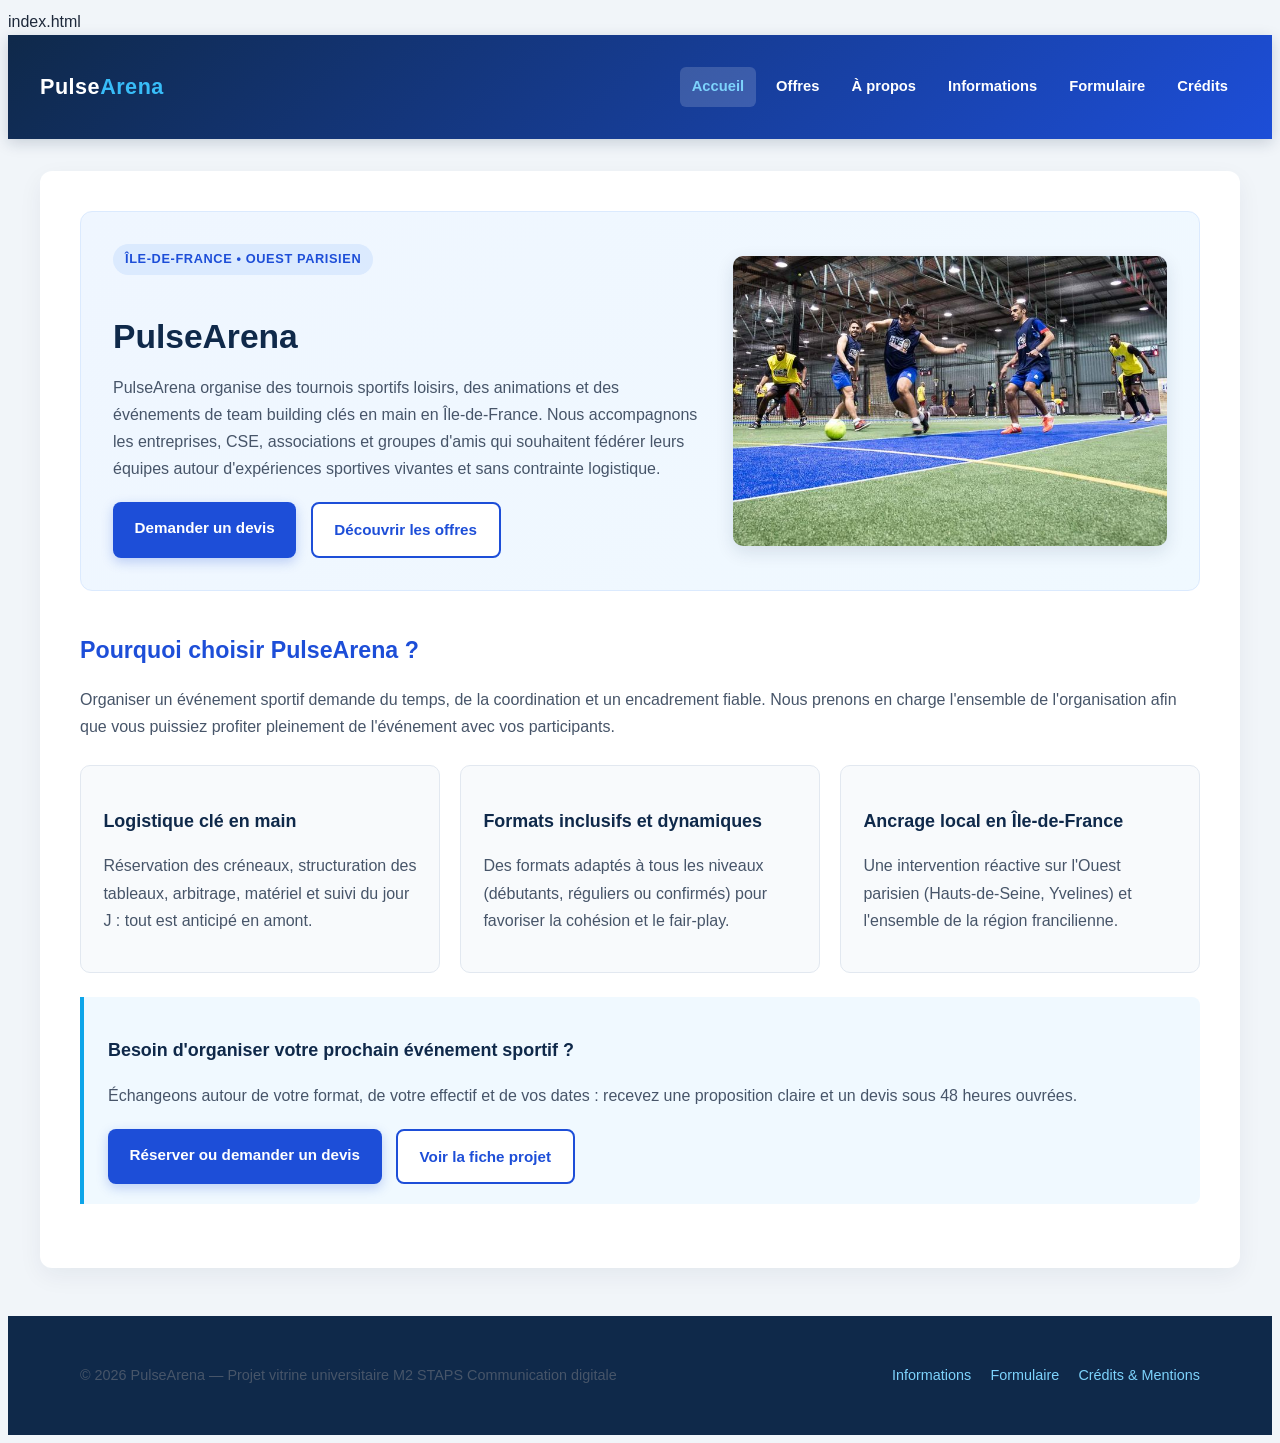
<file: index.html>
index.html

<!DOCTYPE html>
<html lang="fr">
<head>
    <meta charset="UTF-8">
    <meta name="viewport" content="width=device-width, initial-scale=1.0">
    <title>PulseArena — Tournois sportifs & Team Building en Île-de-France</title>
    <link rel="stylesheet" href="style.css">
</head>
<body>
    <header>
        <div class="nav-container">
            <a href="index.html" class="logo">Pulse<span>Arena</span></a>
            <nav aria-label="Navigation principale">
                <ul>
                    <li><a href="index.html" class="active">Accueil</a></li>
                    <li><a href="offres.html">Offres</a></li>
                    <li><a href="a-propos.html">À propos</a></li>
                    <li><a href="informations.html">Informations</a></li>
                    <li><a href="formulaire.html">Formulaire</a></li>
                    <li><a href="credits.html">Crédits</a></li>
                </ul>
            </nav>
        </div>
    </header>

    <main>
        <section class="hero">
            <div>
                <span class="hero-badge">Île-de-France • Ouest parisien</span>
                <h1>PulseArena</h1>
                <p>
                    PulseArena organise des tournois sportifs loisirs, des animations et des événements de team building clés en main en Île-de-France. Nous accompagnons les entreprises, CSE, associations et groupes d'amis qui souhaitent fédérer leurs équipes autour d'expériences sportives vivantes et sans contrainte logistique.
                </p>
                <div class="cta-group">
                    <a href="formulaire.html" class="btn btn-primary">Demander un devis</a>
                    <a href="offres.html" class="btn btn-secondary">Découvrir les offres</a>
                </div>
            </div>
            <div>
                <img src="images/hero-tournoi.jpg" alt="Joueurs et équipes rassemblés lors d'un tournoi sportif organisé par PulseArena">
            </div>
        </section>

        <section>
            <h2>Pourquoi choisir PulseArena ?</h2>
            <p>
                Organiser un événement sportif demande du temps, de la coordination et un encadrement fiable. Nous prenons en charge l'ensemble de l'organisation afin que vous puissiez profiter pleinement de l'événement avec vos participants.
            </p>
            <div class="grid-3">
                <div class="card">
                    <h3>Logistique clé en main</h3>
                    <p>
                        Réservation des créneaux, structuration des tableaux, arbitrage, matériel et suivi du jour J : tout est anticipé en amont.
                    </p>
                </div>
                <div class="card">
                    <h3>Formats inclusifs et dynamiques</h3>
                    <p>
                        Des formats adaptés à tous les niveaux (débutants, réguliers ou confirmés) pour favoriser la cohésion et le fair-play.
                    </p>
                </div>
                <div class="card">
                    <h3>Ancrage local en Île-de-France</h3>
                    <p>
                        Une intervention réactive sur l'Ouest parisien (Hauts-de-Seine, Yvelines) et l'ensemble de la région francilienne.
                    </p>
                </div>
            </div>
        </section>

        <section class="callout">
            <h3>Besoin d'organiser votre prochain événement sportif ?</h3>
            <p>
                Échangeons autour de votre format, de votre effectif et de vos dates : recevez une proposition claire et un devis sous 48 heures ouvrées.
            </p>
            <div class="cta-group">
                <a href="formulaire.html" class="btn btn-primary">Réserver ou demander un devis</a>
                <a href="informations.html" class="btn btn-secondary">Voir la fiche projet</a>
            </div>
        </section>
    </main>

    <footer>
        <div class="footer-inner">
            <p>© 2026 PulseArena — Projet vitrine universitaire M2 STAPS Communication digitale</p>
            <div class="footer-links">
                <a href="informations.html">Informations</a>
                <a href="formulaire.html">Formulaire</a>
                <a href="credits.html">Crédits &amp; Mentions</a>
            </div>
        </div>
    </footer>
</body>
</html>
</file>
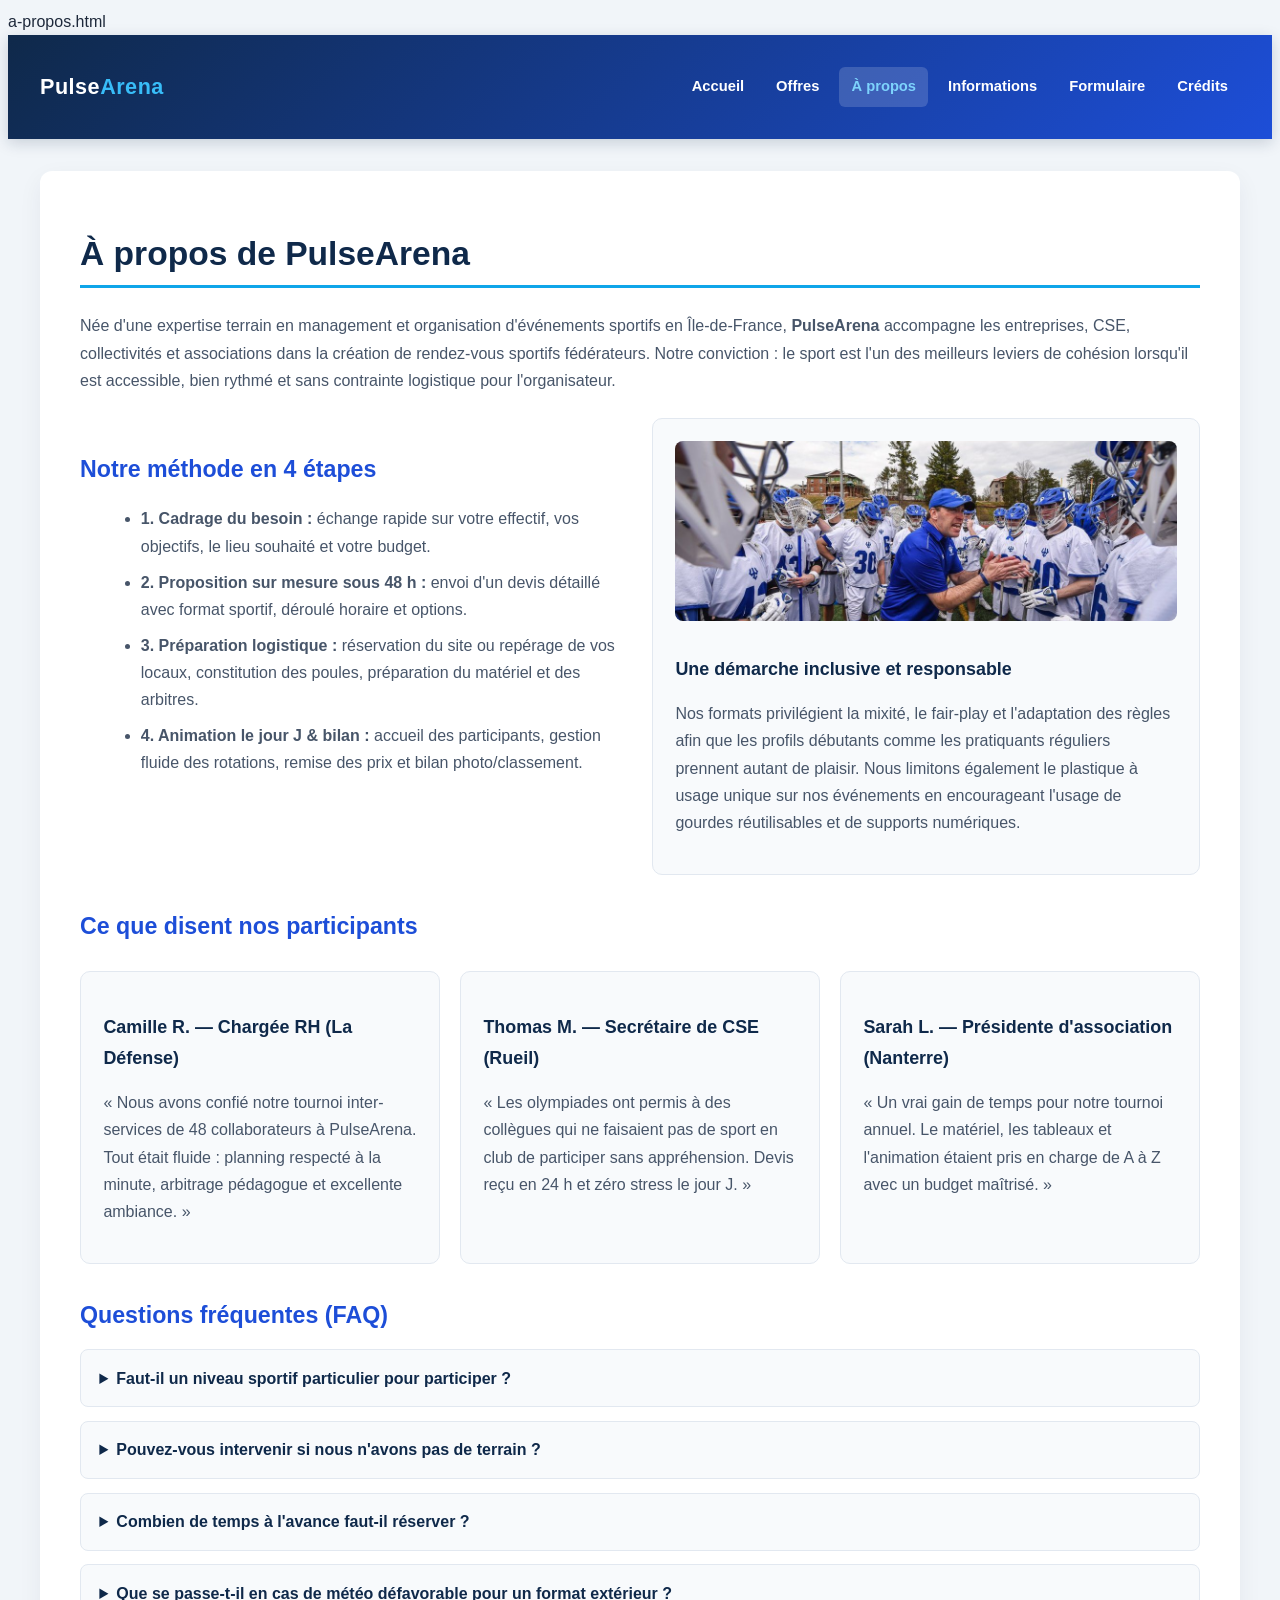
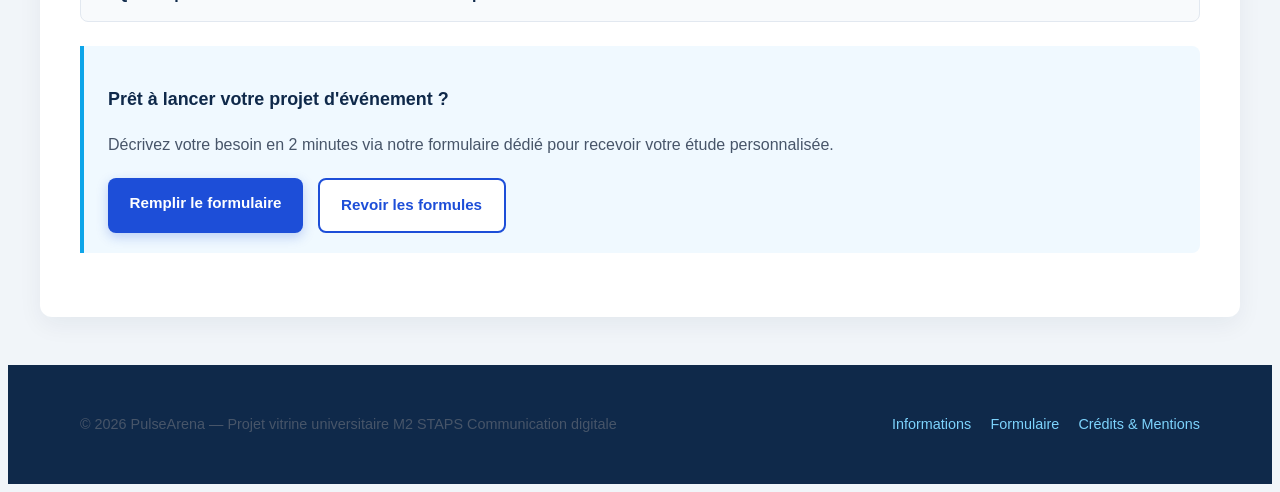
<file: a-propos.html>
a-propos.html

<!DOCTYPE html>
<html lang="fr">
<head>
    <meta charset="UTF-8">
    <meta name="viewport" content="width=device-width, initial-scale=1.0">
    <title>À propos &amp; FAQ — PulseArena</title>
    <link rel="stylesheet" href="style.css">
</head>
<body>
    <header>
        <div class="nav-container">
            <a href="index.html" class="logo">Pulse<span>Arena</span></a>
            <nav aria-label="Navigation principale">
                <ul>
                    <li><a href="index.html">Accueil</a></li>
                    <li><a href="offres.html">Offres</a></li>
                    <li><a href="a-propos.html" class="active">À propos</a></li>
                    <li><a href="informations.html">Informations</a></li>
                    <li><a href="formulaire.html">Formulaire</a></li>
                    <li><a href="credits.html">Crédits</a></li>
                </ul>
            </nav>
        </div>
    </header>

    <main>
        <h1 class="page-title">À propos de PulseArena</h1>
        <p>
            Née d'une expertise terrain en management et organisation d'événements sportifs en Île-de-France, <strong>PulseArena</strong> accompagne les entreprises, CSE, collectivités et associations dans la création de rendez-vous sportifs fédérateurs. Notre conviction : le sport est l'un des meilleurs leviers de cohésion lorsqu'il est accessible, bien rythmé et sans contrainte logistique pour l'organisateur.
        </p>

        <section class="grid-2">
            <div>
                <h2>Notre méthode en 4 étapes</h2>
                <ul class="styled-list">
                    <li><strong>1. Cadrage du besoin :</strong> échange rapide sur votre effectif, vos objectifs, le lieu souhaité et votre budget.</li>
                    <li><strong>2. Proposition sur mesure sous 48 h :</strong> envoi d'un devis détaillé avec format sportif, déroulé horaire et options.</li>
                    <li><strong>3. Préparation logistique :</strong> réservation du site ou repérage de vos locaux, constitution des poules, préparation du matériel et des arbitres.</li>
                    <li><strong>4. Animation le jour J &amp; bilan :</strong> accueil des participants, gestion fluide des rotations, remise des prix et bilan photo/classement.</li>
                </ul>
            </div>
            <div class="card">
                <img src="images/equipe-organisation.jpg" alt="Coordinateur sportif accueillant des participants lors d'un événement PulseArena">
                <h3>Une démarche inclusive et responsable</h3>
                <p>
                    Nos formats privilégient la mixité, le fair-play et l'adaptation des règles afin que les profils débutants comme les pratiquants réguliers prennent autant de plaisir. Nous limitons également le plastique à usage unique sur nos événements en encourageant l'usage de gourdes réutilisables et de supports numériques.
                </p>
            </div>
        </section>

        <section>
            <h2>Ce que disent nos participants</h2>
            <div class="grid-3">
                <div class="card">
                    <h3>Camille R. — Chargée RH (La Défense)</h3>
                    <p>
                        « Nous avons confié notre tournoi inter-services de 48 collaborateurs à PulseArena. Tout était fluide : planning respecté à la minute, arbitrage pédagogue et excellente ambiance. »
                    </p>
                </div>
                <div class="card">
                    <h3>Thomas M. — Secrétaire de CSE (Rueil)</h3>
                    <p>
                        « Les olympiades ont permis à des collègues qui ne faisaient pas de sport en club de participer sans appréhension. Devis reçu en 24 h et zéro stress le jour J. »
                    </p>
                </div>
                <div class="card">
                    <h3>Sarah L. — Présidente d'association (Nanterre)</h3>
                    <p>
                        « Un vrai gain de temps pour notre tournoi annuel. Le matériel, les tableaux et l'animation étaient pris en charge de A à Z avec un budget maîtrisé. »
                    </p>
                </div>
            </div>
        </section>

        <section>
            <h2>Questions fréquentes (FAQ)</h2>
            <details>
                <summary>Faut-il un niveau sportif particulier pour participer ?</summary>
                <p>
                    Non. Nos tournois et olympiades sont pensés pour le sport loisir et la cohésion. Les règles et durées de matchs sont adaptées à l'hétérogénéité du groupe pour garantir le plaisir de tous.
                </p>
            </details>
            <details>
                <summary>Pouvez-vous intervenir si nous n'avons pas de terrain ?</summary>
                <p>
                    Oui. Nous travaillons avec un réseau de complexes sportifs et gymnases partenaires dans l'Ouest parisien et en Île-de-France, et nous intégrons la location dans votre devis global.
                </p>
            </details>
            <details>
                <summary>Combien de temps à l'avance faut-il réserver ?</summary>
                <p>
                    Idéalement entre 2 et 4 semaines avant la date souhaitée afin de sécuriser les créneaux de salles et le personnel d'encadrement. Pour les groupes associatifs plus restreints, 10 jours peuvent suffire.
                </p>
            </details>
            <details>
                <summary>Que se passe-t-il en cas de météo défavorable pour un format extérieur ?</summary>
                <p>
                    Chaque prestation extérieure intègre un scénario de repli (adaptation des ateliers en salle couverte ou report sans frais selon les conditions définies au devis).
                </p>
            </details>
        </section>

        <section class="callout">
            <h3>Prêt à lancer votre projet d'événement ?</h3>
            <p>
                Décrivez votre besoin en 2 minutes via notre formulaire dédié pour recevoir votre étude personnalisée.
            </p>
            <div class="cta-group">
                <a href="formulaire.html" class="btn btn-primary">Remplir le formulaire</a>
                <a href="offres.html" class="btn btn-secondary">Revoir les formules</a>
            </div>
        </section>
    </main>

    <footer>
        <div class="footer-inner">
            <p>© 2026 PulseArena — Projet vitrine universitaire M2 STAPS Communication digitale</p>
            <div class="footer-links">
                <a href="informations.html">Informations</a>
                <a href="formulaire.html">Formulaire</a>
                <a href="credits.html">Crédits &amp; Mentions</a>
            </div>
        </div>
    </footer>
</body>
</html>
</file>
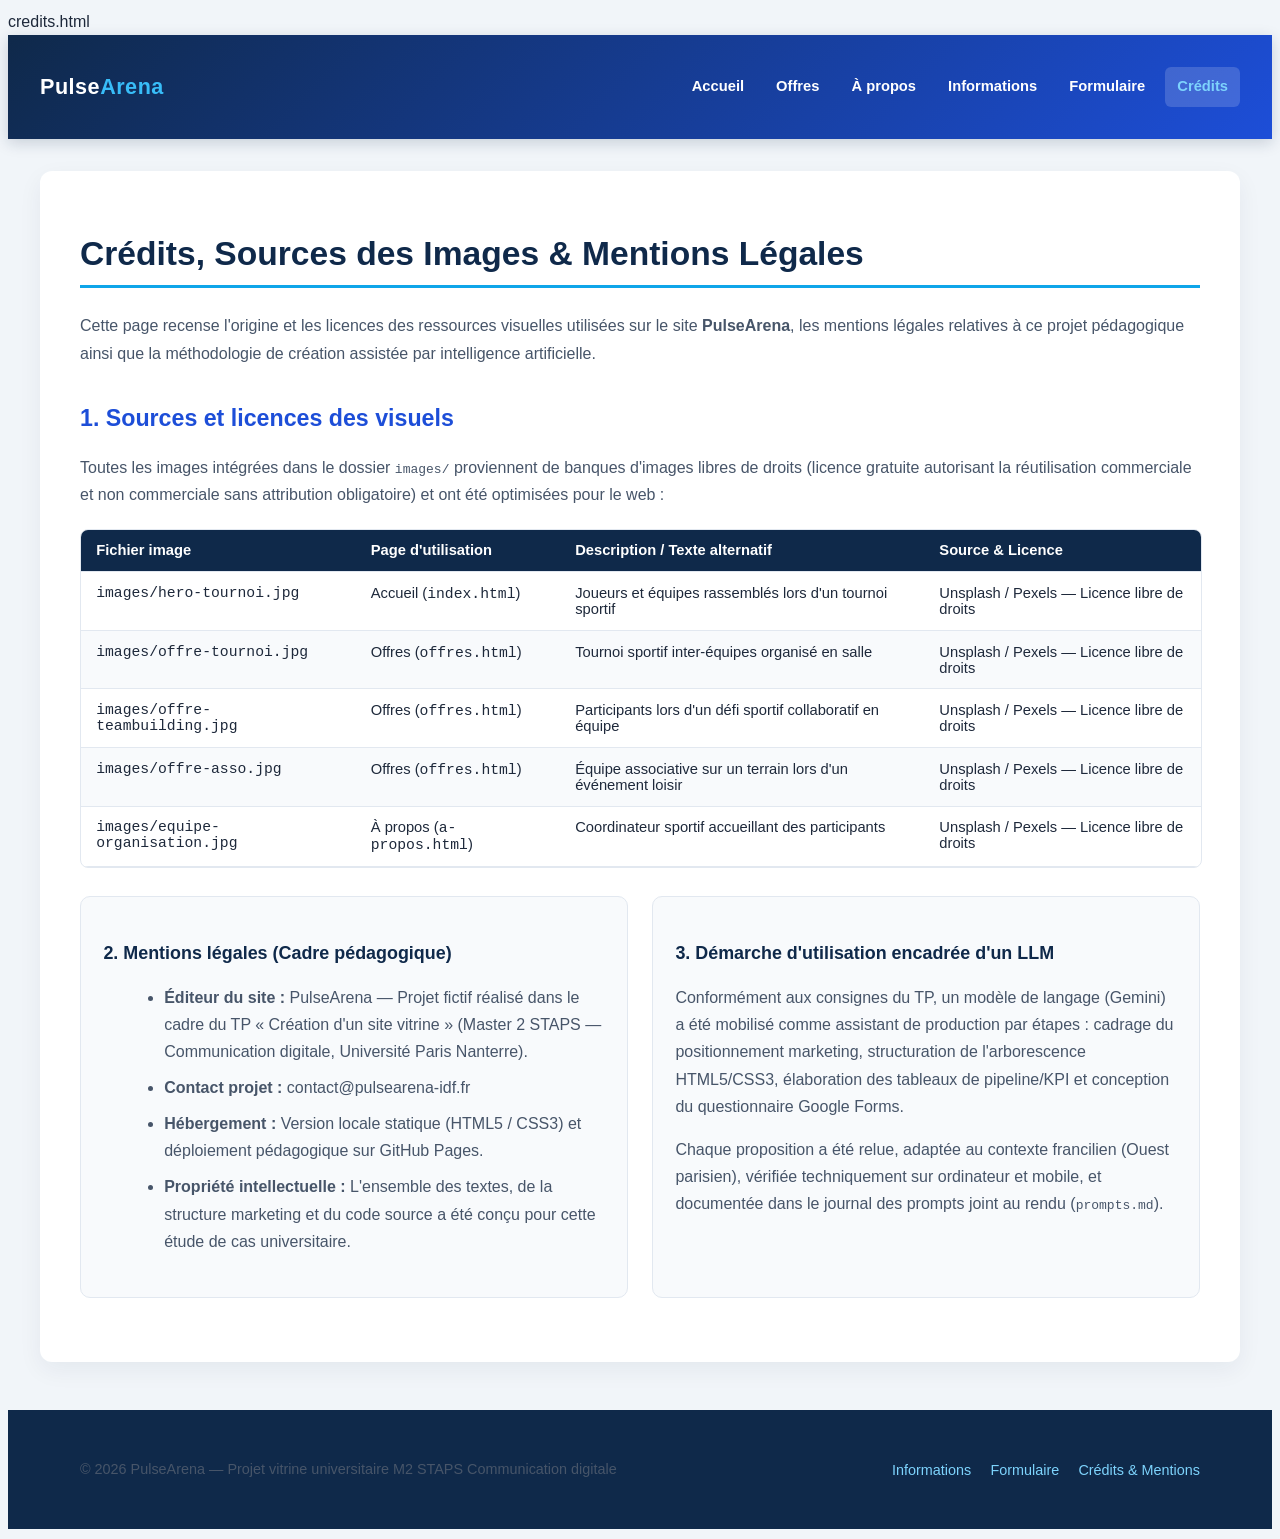
<file: credits.html>
credits.html

<!DOCTYPE html>
<html lang="fr">
<head>
    <meta charset="UTF-8">
    <meta name="viewport" content="width=device-width, initial-scale=1.0">
    <title>Crédits &amp; Mentions légales — PulseArena</title>
    <link rel="stylesheet" href="style.css">
</head>
<body>
    <header>
        <div class="nav-container">
            <a href="index.html" class="logo">Pulse<span>Arena</span></a>
            <nav aria-label="Navigation principale">
                <ul>
                    <li><a href="index.html">Accueil</a></li>
                    <li><a href="offres.html">Offres</a></li>
                    <li><a href="a-propos.html">À propos</a></li>
                    <li><a href="informations.html">Informations</a></li>
                    <li><a href="formulaire.html">Formulaire</a></li>
                    <li><a href="credits.html" class="active">Crédits</a></li>
                </ul>
            </nav>
        </div>
    </header>

    <main>
        <h1 class="page-title">Crédits, Sources des Images &amp; Mentions Légales</h1>
        <p>
            Cette page recense l'origine et les licences des ressources visuelles utilisées sur le site <strong>PulseArena</strong>, les mentions légales relatives à ce projet pédagogique ainsi que la méthodologie de création assistée par intelligence artificielle.
        </p>

        <section>
            <h2>1. Sources et licences des visuels</h2>
            <p>
                Toutes les images intégrées dans le dossier <code>images/</code> proviennent de banques d'images libres de droits (licence gratuite autorisant la réutilisation commerciale et non commerciale sans attribution obligatoire) et ont été optimisées pour le web :
            </p>
            <div class="table-wrap">
                <table>
                    <thead>
                        <tr>
                            <th>Fichier image</th>
                            <th>Page d'utilisation</th>
                            <th>Description / Texte alternatif</th>
                            <th>Source &amp; Licence</th>
                        </tr>
                    </thead>
                    <tbody>
                        <tr>
                            <td><code>images/hero-tournoi.jpg</code></td>
                            <td>Accueil (<code>index.html</code>)</td>
                            <td>Joueurs et équipes rassemblés lors d'un tournoi sportif</td>
                            <td>Unsplash / Pexels — Licence libre de droits</td>
                        </tr>
                        <tr>
                            <td><code>images/offre-tournoi.jpg</code></td>
                            <td>Offres (<code>offres.html</code>)</td>
                            <td>Tournoi sportif inter-équipes organisé en salle</td>
                            <td>Unsplash / Pexels — Licence libre de droits</td>
                        </tr>
                        <tr>
                            <td><code>images/offre-teambuilding.jpg</code></td>
                            <td>Offres (<code>offres.html</code>)</td>
                            <td>Participants lors d'un défi sportif collaboratif en équipe</td>
                            <td>Unsplash / Pexels — Licence libre de droits</td>
                        </tr>
                        <tr>
                            <td><code>images/offre-asso.jpg</code></td>
                            <td>Offres (<code>offres.html</code>)</td>
                            <td>Équipe associative sur un terrain lors d'un événement loisir</td>
                            <td>Unsplash / Pexels — Licence libre de droits</td>
                        </tr>
                        <tr>
                            <td><code>images/equipe-organisation.jpg</code></td>
                            <td>À propos (<code>a-propos.html</code>)</td>
                            <td>Coordinateur sportif accueillant des participants</td>
                            <td>Unsplash / Pexels — Licence libre de droits</td>
                        </tr>
                    </tbody>
                </table>
            </div>
        </section>

        <section class="grid-2">
            <div class="card">
                <h3>2. Mentions légales (Cadre pédagogique)</h3>
                <ul class="styled-list">
                    <li><strong>Éditeur du site :</strong> PulseArena — Projet fictif réalisé dans le cadre du TP « Création d'un site vitrine » (Master 2 STAPS — Communication digitale, Université Paris Nanterre).</li>
                    <li><strong>Contact projet :</strong> contact@pulsearena-idf.fr</li>
                    <li><strong>Hébergement :</strong> Version locale statique (HTML5 / CSS3) et déploiement pédagogique sur GitHub Pages.</li>
                    <li><strong>Propriété intellectuelle :</strong> L'ensemble des textes, de la structure marketing et du code source a été conçu pour cette étude de cas universitaire.</li>
                </ul>
            </div>
            <div class="card">
                <h3>3. Démarche d'utilisation encadrée d'un LLM</h3>
                <p>
                    Conformément aux consignes du TP, un modèle de langage (Gemini) a été mobilisé comme assistant de production par étapes : cadrage du positionnement marketing, structuration de l'arborescence HTML5/CSS3, élaboration des tableaux de pipeline/KPI et conception du questionnaire Google Forms.
                </p>
                <p>
                    Chaque proposition a été relue, adaptée au contexte francilien (Ouest parisien), vérifiée techniquement sur ordinateur et mobile, et documentée dans le journal des prompts joint au rendu (<code>prompts.md</code>).
                </p>
            </div>
        </section>
    </main>

    <footer>
        <div class="footer-inner">
            <p>© 2026 PulseArena — Projet vitrine universitaire M2 STAPS Communication digitale</p>
            <div class="footer-links">
                <a href="informations.html">Informations</a>
                <a href="formulaire.html">Formulaire</a>
                <a href="credits.html">Crédits &amp; Mentions</a>
            </div>
        </div>
    </footer>
</body>
</html>
</file>
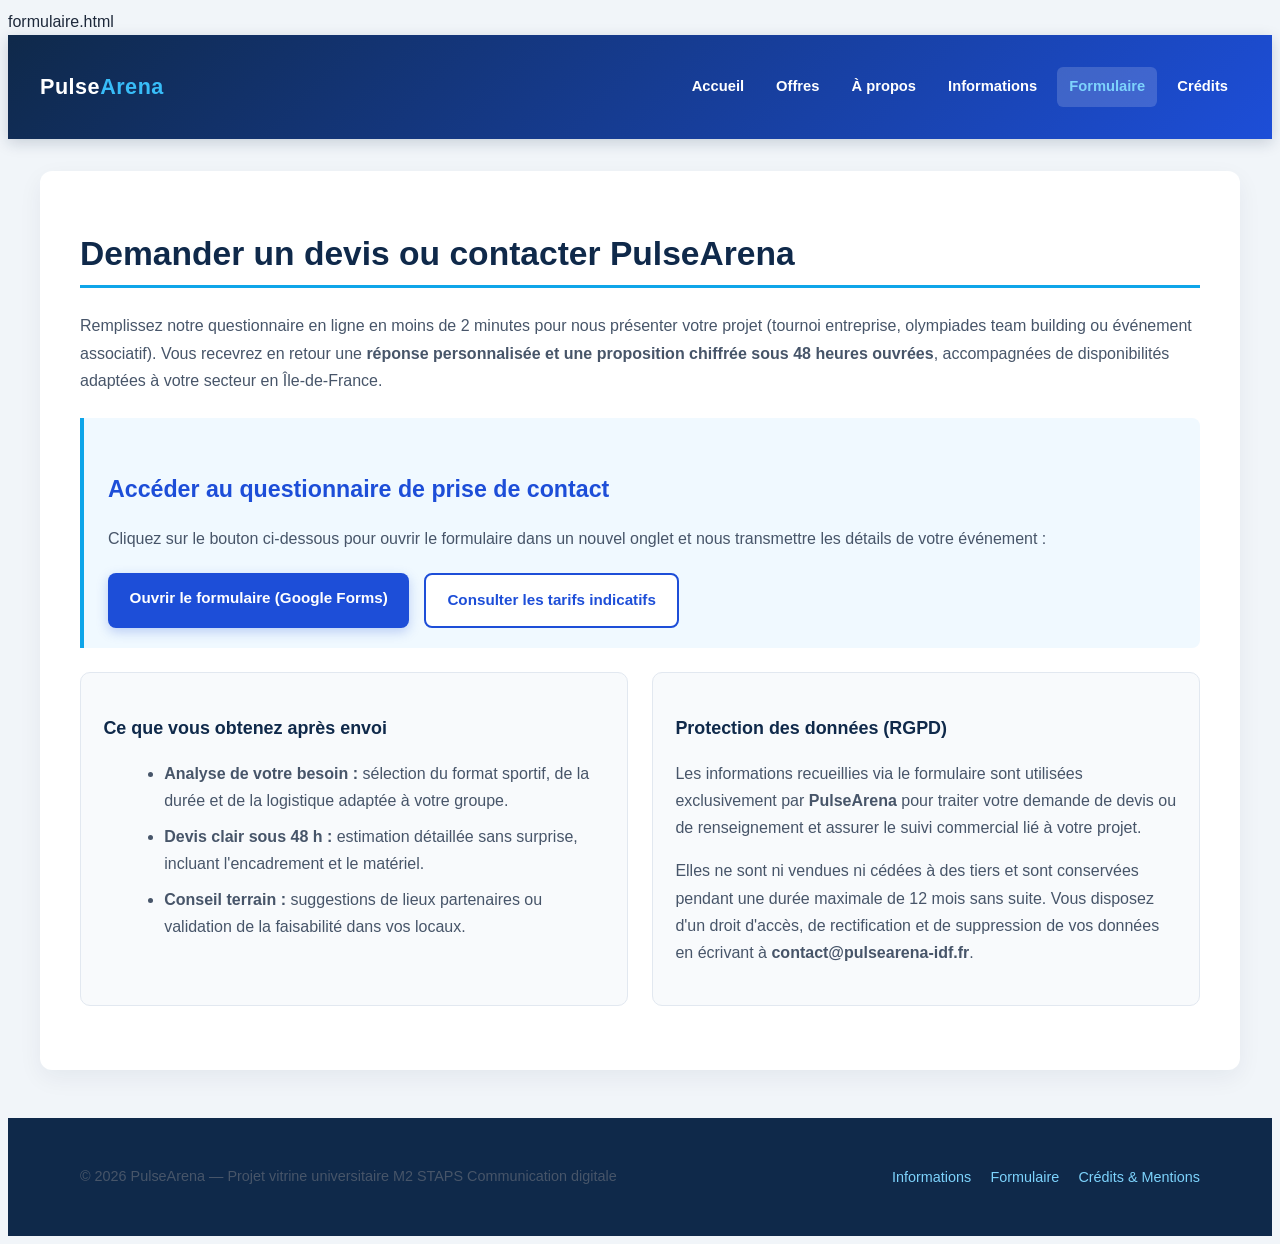
<file: formulaire.html>
formulaire.html

<!DOCTYPE html>
<html lang="fr">
<head>
    <meta charset="UTF-8">
    <meta name="viewport" content="width=device-width, initial-scale=1.0">
    <title>Demande de devis &amp; Contact — PulseArena</title>
    <link rel="stylesheet" href="style.css">
</head>
<body>
    <header>
        <div class="nav-container">
            <a href="index.html" class="logo">Pulse<span>Arena</span></a>
            <nav aria-label="Navigation principale">
                <ul>
                    <li><a href="index.html">Accueil</a></li>
                    <li><a href="offres.html">Offres</a></li>
                    <li><a href="a-propos.html">À propos</a></li>
                    <li><a href="informations.html">Informations</a></li>
                    <li><a href="formulaire.html" class="active">Formulaire</a></li>
                    <li><a href="credits.html">Crédits</a></li>
                </ul>
            </nav>
        </div>
    </header>

    <main>
        <h1 class="page-title">Demander un devis ou contacter PulseArena</h1>
        <p>
            Remplissez notre questionnaire en ligne en moins de 2 minutes pour nous présenter votre projet (tournoi entreprise, olympiades team building ou événement associatif). Vous recevrez en retour une <strong>réponse personnalisée et une proposition chiffrée sous 48 heures ouvrées</strong>, accompagnées de disponibilités adaptées à votre secteur en Île-de-France.
        </p>

        <section class="callout">
            <h2>Accéder au questionnaire de prise de contact</h2>
            <p>
                Cliquez sur le bouton ci-dessous pour ouvrir le formulaire dans un nouvel onglet et nous transmettre les détails de votre événement :
            </p>
            <div class="cta-group">
                <a href="https://forms.gle/FNoHmAhXDEZgmdVU8" target="_blank" rel="noopener noreferrer" class="btn btn-primary">
                    Ouvrir le formulaire (Google Forms)
                </a>
                <a href="offres.html" class="btn btn-secondary">Consulter les tarifs indicatifs</a>
            </div>
        </section>

        <!-- Optionnel : si tu souhaites intégrer le formulaire directement dans la page,
             décommente le bloc ci-dessous et remplace l'URL par le lien "Intégrer" de Google Forms :
        <section>
            <h2>Formulaire intégré</h2>
            <div class="table-wrap">
                <iframe src="TON_LIEN_EMBED_GOOGLE_FORMS_ICI" width="100%" height="760" frameborder="0" marginheight="0" marginwidth="0" title="Formulaire de demande de devis PulseArena">Chargement…</iframe>
            </div>
        </section>
        -->

        <section class="grid-2">
            <div class="card">
                <h3>Ce que vous obtenez après envoi</h3>
                <ul class="styled-list">
                    <li><strong>Analyse de votre besoin :</strong> sélection du format sportif, de la durée et de la logistique adaptée à votre groupe.</li>
                    <li><strong>Devis clair sous 48 h :</strong> estimation détaillée sans surprise, incluant l'encadrement et le matériel.</li>
                    <li><strong>Conseil terrain :</strong> suggestions de lieux partenaires ou validation de la faisabilité dans vos locaux.</li>
                </ul>
            </div>
            <div class="card">
                <h3>Protection des données (RGPD)</h3>
                <p>
                    Les informations recueillies via le formulaire sont utilisées exclusivement par <strong>PulseArena</strong> pour traiter votre demande de devis ou de renseignement et assurer le suivi commercial lié à votre projet.
                </p>
                <p>
                    Elles ne sont ni vendues ni cédées à des tiers et sont conservées pendant une durée maximale de 12 mois sans suite. Vous disposez d'un droit d'accès, de rectification et de suppression de vos données en écrivant à <strong>contact@pulsearena-idf.fr</strong>.
                </p>
            </div>
        </section>
    </main>

    <footer>
        <div class="footer-inner">
            <p>© 2026 PulseArena — Projet vitrine universitaire M2 STAPS Communication digitale</p>
            <div class="footer-links">
                <a href="informations.html">Informations</a>
                <a href="formulaire.html">Formulaire</a>
                <a href="credits.html">Crédits &amp; Mentions</a>
            </div>
        </div>
    </footer>
</body>
</html>
</file>
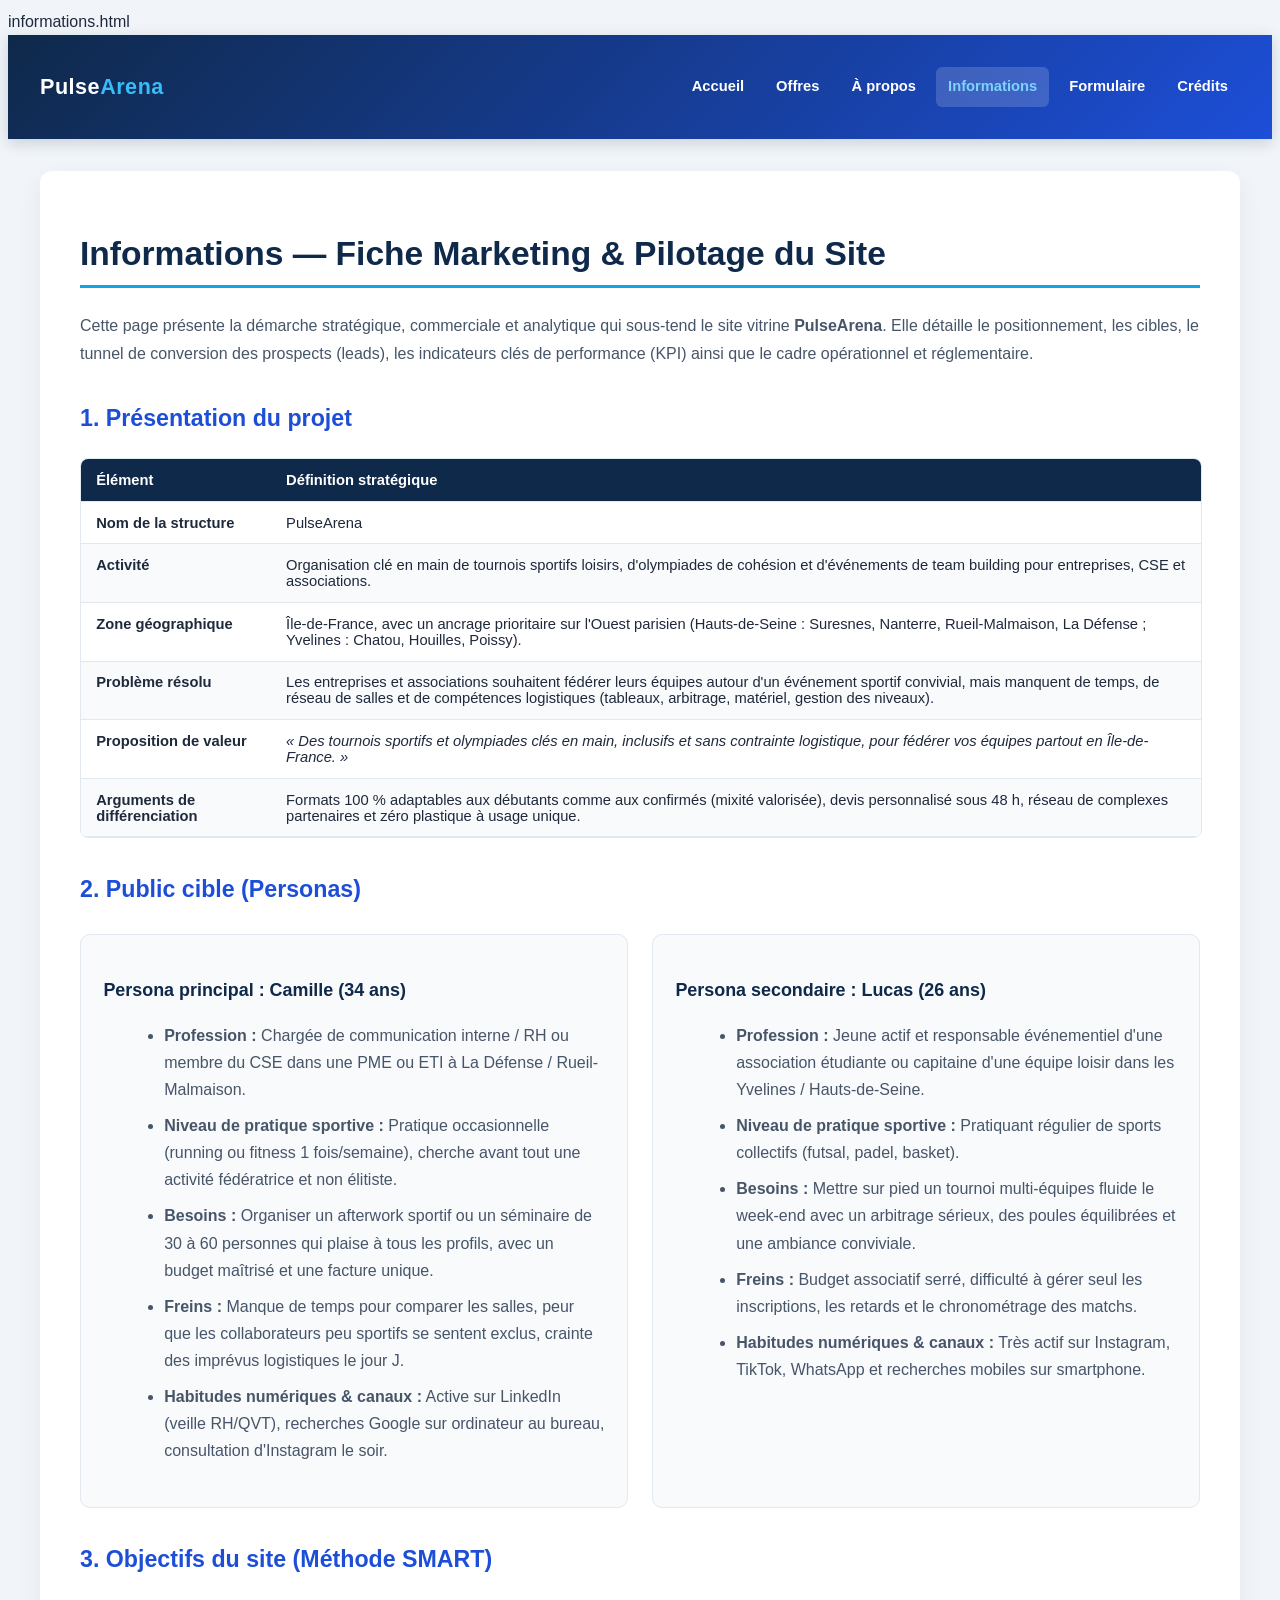
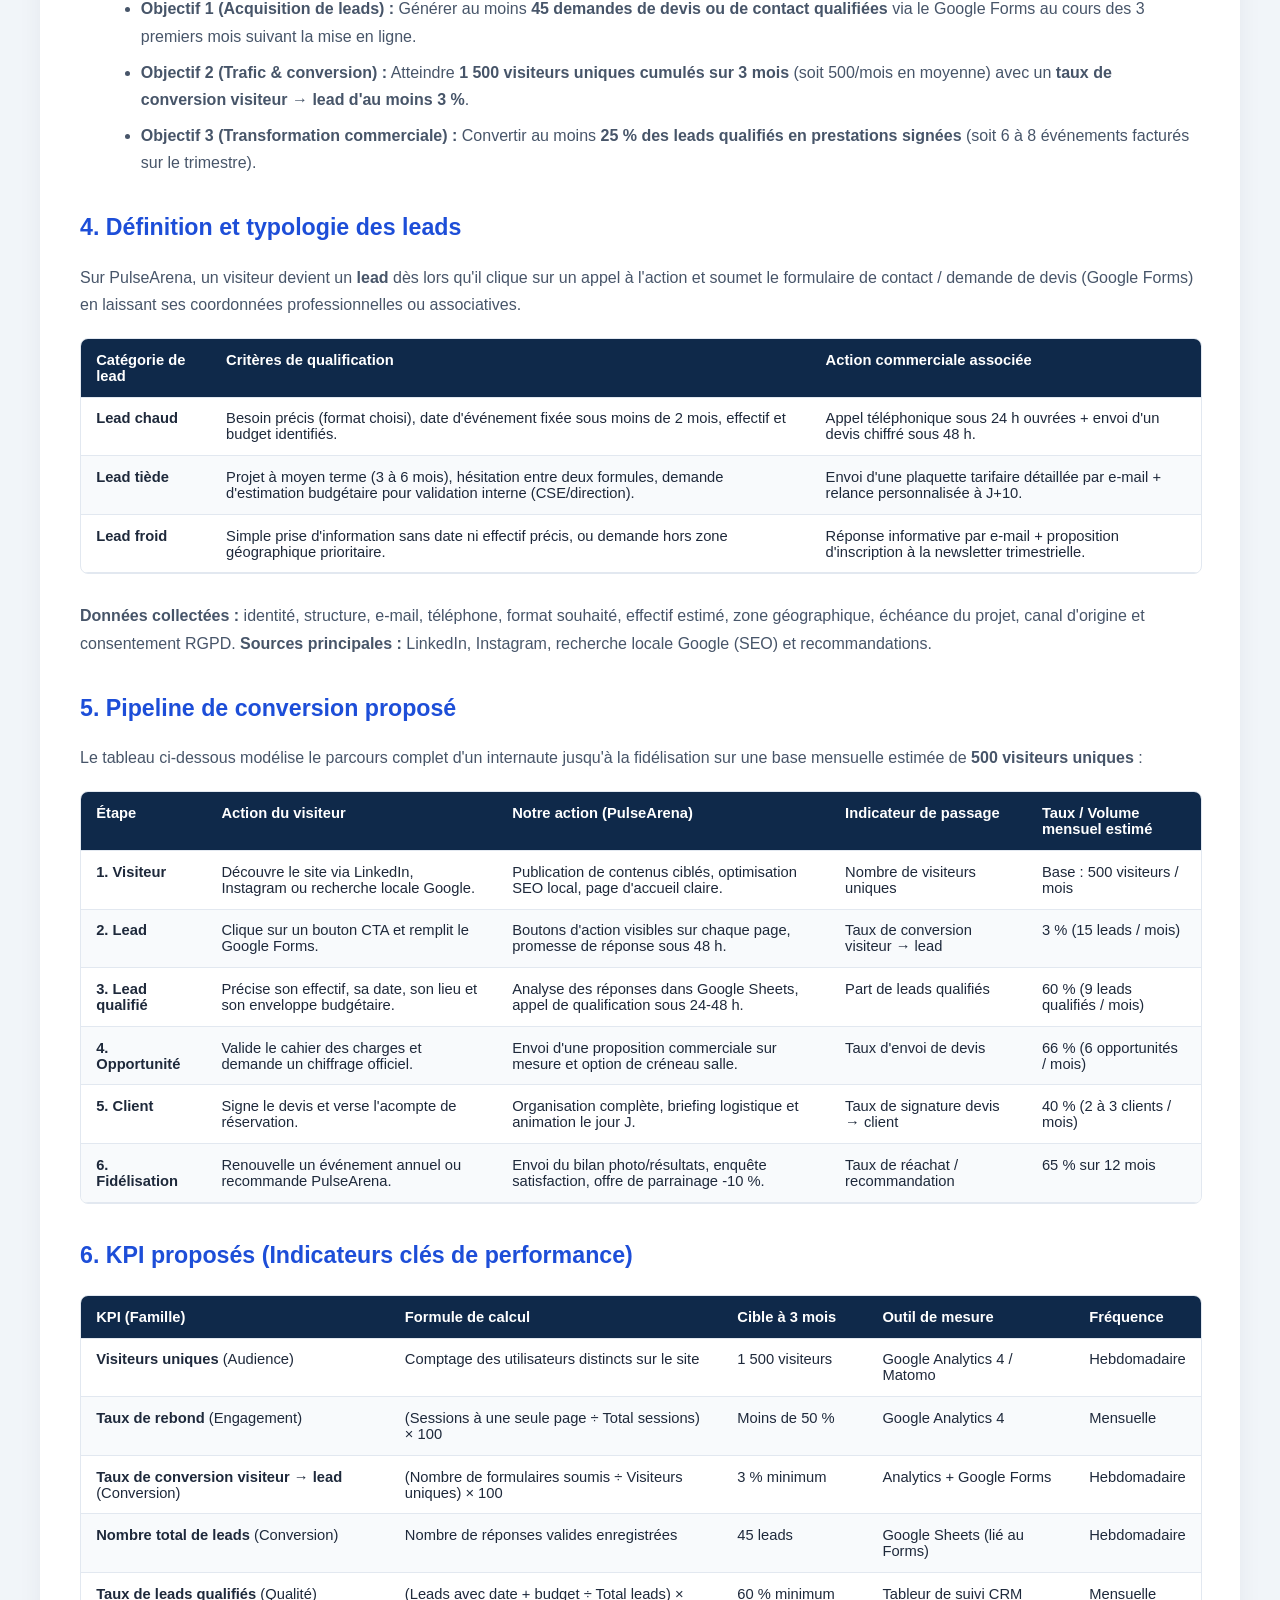
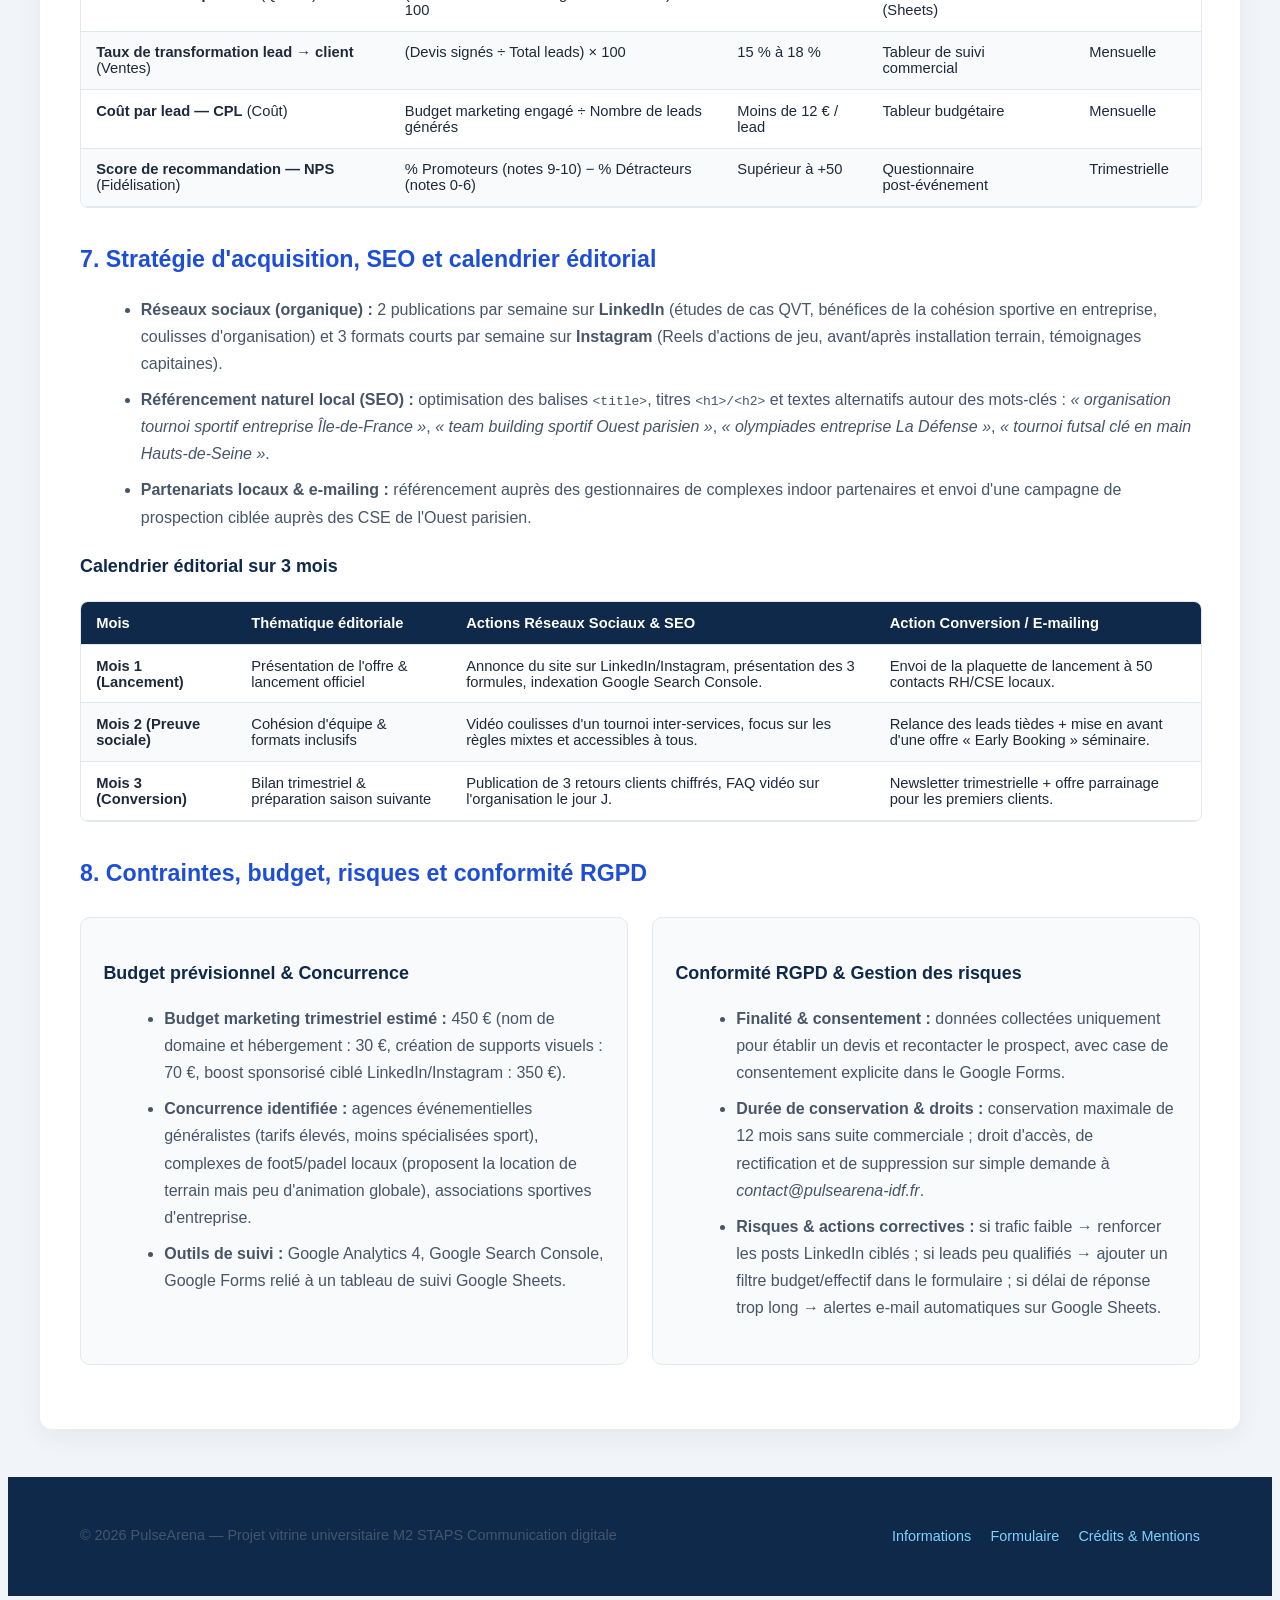
<file: informations.html>
informations.html

<!DOCTYPE html>
<html lang="fr">
<head>
    <meta charset="UTF-8">
    <meta name="viewport" content="width=device-width, initial-scale=1.0">
    <title>Informations &amp; Stratégie Marketing — PulseArena</title>
    <link rel="stylesheet" href="style.css">
</head>
<body>
    <header>
        <div class="nav-container">
            <a href="index.html" class="logo">Pulse<span>Arena</span></a>
            <nav aria-label="Navigation principale">
                <ul>
                    <li><a href="index.html">Accueil</a></li>
                    <li><a href="offres.html">Offres</a></li>
                    <li><a href="a-propos.html">À propos</a></li>
                    <li><a href="informations.html" class="active">Informations</a></li>
                    <li><a href="formulaire.html">Formulaire</a></li>
                    <li><a href="credits.html">Crédits</a></li>
                </ul>
            </nav>
        </div>
    </header>

    <main>
        <h1 class="page-title">Informations — Fiche Marketing &amp; Pilotage du Site</h1>
        <p>
            Cette page présente la démarche stratégique, commerciale et analytique qui sous-tend le site vitrine <strong>PulseArena</strong>. Elle détaille le positionnement, les cibles, le tunnel de conversion des prospects (leads), les indicateurs clés de performance (KPI) ainsi que le cadre opérationnel et réglementaire.
        </p>

        <!-- RUBRIQUE 1 -->
        <section>
            <h2>1. Présentation du projet</h2>
            <div class="table-wrap">
                <table>
                    <thead>
                        <tr>
                            <th>Élément</th>
                            <th>Définition stratégique</th>
                        </tr>
                    </thead>
                    <tbody>
                        <tr>
                            <td><strong>Nom de la structure</strong></td>
                            <td>PulseArena</td>
                        </tr>
                        <tr>
                            <td><strong>Activité</strong></td>
                            <td>Organisation clé en main de tournois sportifs loisirs, d'olympiades de cohésion et d'événements de team building pour entreprises, CSE et associations.</td>
                        </tr>
                        <tr>
                            <td><strong>Zone géographique</strong></td>
                            <td>Île-de-France, avec un ancrage prioritaire sur l'Ouest parisien (Hauts-de-Seine : Suresnes, Nanterre, Rueil-Malmaison, La Défense ; Yvelines : Chatou, Houilles, Poissy).</td>
                        </tr>
                        <tr>
                            <td><strong>Problème résolu</strong></td>
                            <td>Les entreprises et associations souhaitent fédérer leurs équipes autour d'un événement sportif convivial, mais manquent de temps, de réseau de salles et de compétences logistiques (tableaux, arbitrage, matériel, gestion des niveaux).</td>
                        </tr>
                        <tr>
                            <td><strong>Proposition de valeur</strong></td>
                            <td><em>« Des tournois sportifs et olympiades clés en main, inclusifs et sans contrainte logistique, pour fédérer vos équipes partout en Île-de-France. »</em></td>
                        </tr>
                        <tr>
                            <td><strong>Arguments de différenciation</strong></td>
                            <td>Formats 100 % adaptables aux débutants comme aux confirmés (mixité valorisée), devis personnalisé sous 48 h, réseau de complexes partenaires et zéro plastique à usage unique.</td>
                        </tr>
                    </tbody>
                </table>
            </div>
        </section>

        <!-- RUBRIQUE 2 -->
        <section>
            <h2>2. Public cible (Personas)</h2>
            <div class="grid-2">
                <div class="card">
                    <h3>Persona principal : Camille (34 ans)</h3>
                    <ul class="styled-list">
                        <li><strong>Profession :</strong> Chargée de communication interne / RH ou membre du CSE dans une PME ou ETI à La Défense / Rueil-Malmaison.</li>
                        <li><strong>Niveau de pratique sportive :</strong> Pratique occasionnelle (running ou fitness 1 fois/semaine), cherche avant tout une activité fédératrice et non élitiste.</li>
                        <li><strong>Besoins :</strong> Organiser un afterwork sportif ou un séminaire de 30 à 60 personnes qui plaise à tous les profils, avec un budget maîtrisé et une facture unique.</li>
                        <li><strong>Freins :</strong> Manque de temps pour comparer les salles, peur que les collaborateurs peu sportifs se sentent exclus, crainte des imprévus logistiques le jour J.</li>
                        <li><strong>Habitudes numériques &amp; canaux :</strong> Active sur LinkedIn (veille RH/QVT), recherches Google sur ordinateur au bureau, consultation d'Instagram le soir.</li>
                    </ul>
                </div>
                <div class="card">
                    <h3>Persona secondaire : Lucas (26 ans)</h3>
                    <ul class="styled-list">
                        <li><strong>Profession :</strong> Jeune actif et responsable événementiel d'une association étudiante ou capitaine d'une équipe loisir dans les Yvelines / Hauts-de-Seine.</li>
                        <li><strong>Niveau de pratique sportive :</strong> Pratiquant régulier de sports collectifs (futsal, padel, basket).</li>
                        <li><strong>Besoins :</strong> Mettre sur pied un tournoi multi-équipes fluide le week-end avec un arbitrage sérieux, des poules équilibrées et une ambiance conviviale.</li>
                        <li><strong>Freins :</strong> Budget associatif serré, difficulté à gérer seul les inscriptions, les retards et le chronométrage des matchs.</li>
                        <li><strong>Habitudes numériques &amp; canaux :</strong> Très actif sur Instagram, TikTok, WhatsApp et recherches mobiles sur smartphone.</li>
                    </ul>
                </div>
            </div>
        </section>

        <!-- RUBRIQUE 3 -->
        <section>
            <h2>3. Objectifs du site (Méthode SMART)</h2>
            <ul class="styled-list">
                <li><strong>Objectif 1 (Acquisition de leads) :</strong> Générer au moins <strong>45 demandes de devis ou de contact qualifiées</strong> via le Google Forms au cours des 3 premiers mois suivant la mise en ligne.</li>
                <li><strong>Objectif 2 (Trafic &amp; conversion) :</strong> Atteindre <strong>1 500 visiteurs uniques cumulés sur 3 mois</strong> (soit 500/mois en moyenne) avec un <strong>taux de conversion visiteur → lead d'au moins 3 %</strong>.</li>
                <li><strong>Objectif 3 (Transformation commerciale) :</strong> Convertir au moins <strong>25 % des leads qualifiés en prestations signées</strong> (soit 6 à 8 événements facturés sur le trimestre).</li>
            </ul>
        </section>

        <!-- RUBRIQUE 4 -->
        <section>
            <h2>4. Définition et typologie des leads</h2>
            <p>
                Sur PulseArena, un visiteur devient un <strong>lead</strong> dès lors qu'il clique sur un appel à l'action et soumet le formulaire de contact / demande de devis (Google Forms) en laissant ses coordonnées professionnelles ou associatives.
            </p>
            <div class="table-wrap">
                <table>
                    <thead>
                        <tr>
                            <th>Catégorie de lead</th>
                            <th>Critères de qualification</th>
                            <th>Action commerciale associée</th>
                        </tr>
                    </thead>
                    <tbody>
                        <tr>
                            <td><strong>Lead chaud</strong></td>
                            <td>Besoin précis (format choisi), date d'événement fixée sous moins de 2 mois, effectif et budget identifiés.</td>
                            <td>Appel téléphonique sous 24 h ouvrées + envoi d'un devis chiffré sous 48 h.</td>
                        </tr>
                        <tr>
                            <td><strong>Lead tiède</strong></td>
                            <td>Projet à moyen terme (3 à 6 mois), hésitation entre deux formules, demande d'estimation budgétaire pour validation interne (CSE/direction).</td>
                            <td>Envoi d'une plaquette tarifaire détaillée par e-mail + relance personnalisée à J+10.</td>
                        </tr>
                        <tr>
                            <td><strong>Lead froid</strong></td>
                            <td>Simple prise d'information sans date ni effectif précis, ou demande hors zone géographique prioritaire.</td>
                            <td>Réponse informative par e-mail + proposition d'inscription à la newsletter trimestrielle.</td>
                        </tr>
                    </tbody>
                </table>
            </div>
            <p>
                <strong>Données collectées :</strong> identité, structure, e-mail, téléphone, format souhaité, effectif estimé, zone géographique, échéance du projet, canal d'origine et consentement RGPD. <strong>Sources principales :</strong> LinkedIn, Instagram, recherche locale Google (SEO) et recommandations.
            </p>
        </section>

        <!-- RUBRIQUE 5 -->
        <section>
            <h2>5. Pipeline de conversion proposé</h2>
            <p>
                Le tableau ci-dessous modélise le parcours complet d'un internaute jusqu'à la fidélisation sur une base mensuelle estimée de <strong>500 visiteurs uniques</strong> :
            </p>
            <div class="table-wrap">
                <table>
                    <thead>
                        <tr>
                            <th>Étape</th>
                            <th>Action du visiteur</th>
                            <th>Notre action (PulseArena)</th>
                            <th>Indicateur de passage</th>
                            <th>Taux / Volume mensuel estimé</th>
                        </tr>
                    </thead>
                    <tbody>
                        <tr>
                            <td><strong>1. Visiteur</strong></td>
                            <td>Découvre le site via LinkedIn, Instagram ou recherche locale Google.</td>
                            <td>Publication de contenus ciblés, optimisation SEO local, page d'accueil claire.</td>
                            <td>Nombre de visiteurs uniques</td>
                            <td>Base : 500 visiteurs / mois</td>
                        </tr>
                        <tr>
                            <td><strong>2. Lead</strong></td>
                            <td>Clique sur un bouton CTA et remplit le Google Forms.</td>
                            <td>Boutons d'action visibles sur chaque page, promesse de réponse sous 48 h.</td>
                            <td>Taux de conversion visiteur → lead</td>
                            <td>3 % (15 leads / mois)</td>
                        </tr>
                        <tr>
                            <td><strong>3. Lead qualifié</strong></td>
                            <td>Précise son effectif, sa date, son lieu et son enveloppe budgétaire.</td>
                            <td>Analyse des réponses dans Google Sheets, appel de qualification sous 24-48 h.</td>
                            <td>Part de leads qualifiés</td>
                            <td>60 % (9 leads qualifiés / mois)</td>
                        </tr>
                        <tr>
                            <td><strong>4. Opportunité</strong></td>
                            <td>Valide le cahier des charges et demande un chiffrage officiel.</td>
                            <td>Envoi d'une proposition commerciale sur mesure et option de créneau salle.</td>
                            <td>Taux d'envoi de devis</td>
                            <td>66 % (6 opportunités / mois)</td>
                        </tr>
                        <tr>
                            <td><strong>5. Client</strong></td>
                            <td>Signe le devis et verse l'acompte de réservation.</td>
                            <td>Organisation complète, briefing logistique et animation le jour J.</td>
                            <td>Taux de signature devis → client</td>
                            <td>40 % (2 à 3 clients / mois)</td>
                        </tr>
                        <tr>
                            <td><strong>6. Fidélisation</strong></td>
                            <td>Renouvelle un événement annuel ou recommande PulseArena.</td>
                            <td>Envoi du bilan photo/résultats, enquête satisfaction, offre de parrainage -10 %.</td>
                            <td>Taux de réachat / recommandation</td>
                            <td>65 % sur 12 mois</td>
                        </tr>
                    </tbody>
                </table>
            </div>
        </section>

        <!-- RUBRIQUE 6 -->
        <section>
            <h2>6. KPI proposés (Indicateurs clés de performance)</h2>
            <div class="table-wrap">
                <table>
                    <thead>
                        <tr>
                            <th>KPI (Famille)</th>
                            <th>Formule de calcul</th>
                            <th>Cible à 3 mois</th>
                            <th>Outil de mesure</th>
                            <th>Fréquence</th>
                        </tr>
                    </thead>
                    <tbody>
                        <tr>
                            <td><strong>Visiteurs uniques</strong> (Audience)</td>
                            <td>Comptage des utilisateurs distincts sur le site</td>
                            <td>1 500 visiteurs</td>
                            <td>Google Analytics 4 / Matomo</td>
                            <td>Hebdomadaire</td>
                        </tr>
                        <tr>
                            <td><strong>Taux de rebond</strong> (Engagement)</td>
                            <td>(Sessions à une seule page ÷ Total sessions) × 100</td>
                            <td>Moins de 50 %</td>
                            <td>Google Analytics 4</td>
                            <td>Mensuelle</td>
                        </tr>
                        <tr>
                            <td><strong>Taux de conversion visiteur → lead</strong> (Conversion)</td>
                            <td>(Nombre de formulaires soumis ÷ Visiteurs uniques) × 100</td>
                            <td>3 % minimum</td>
                            <td>Analytics + Google Forms</td>
                            <td>Hebdomadaire</td>
                        </tr>
                        <tr>
                            <td><strong>Nombre total de leads</strong> (Conversion)</td>
                            <td>Nombre de réponses valides enregistrées</td>
                            <td>45 leads</td>
                            <td>Google Sheets (lié au Forms)</td>
                            <td>Hebdomadaire</td>
                        </tr>
                        <tr>
                            <td><strong>Taux de leads qualifiés</strong> (Qualité)</td>
                            <td>(Leads avec date + budget ÷ Total leads) × 100</td>
                            <td>60 % minimum</td>
                            <td>Tableur de suivi CRM (Sheets)</td>
                            <td>Mensuelle</td>
                        </tr>
                        <tr>
                            <td><strong>Taux de transformation lead → client</strong> (Ventes)</td>
                            <td>(Devis signés ÷ Total leads) × 100</td>
                            <td>15 % à 18 %</td>
                            <td>Tableur de suivi commercial</td>
                            <td>Mensuelle</td>
                        </tr>
                        <tr>
                            <td><strong>Coût par lead — CPL</strong> (Coût)</td>
                            <td>Budget marketing engagé ÷ Nombre de leads générés</td>
                            <td>Moins de 12 € / lead</td>
                            <td>Tableur budgétaire</td>
                            <td>Mensuelle</td>
                        </tr>
                        <tr>
                            <td><strong>Score de recommandation — NPS</strong> (Fidélisation)</td>
                            <td>% Promoteurs (notes 9-10) − % Détracteurs (notes 0-6)</td>
                            <td>Supérieur à +50</td>
                            <td>Questionnaire post-événement</td>
                            <td>Trimestrielle</td>
                        </tr>
                    </tbody>
                </table>
            </div>
        </section>

        <!-- RUBRIQUE 7 -->
        <section>
            <h2>7. Stratégie d'acquisition, SEO et calendrier éditorial</h2>
            <ul class="styled-list">
                <li><strong>Réseaux sociaux (organique) :</strong> 2 publications par semaine sur <strong>LinkedIn</strong> (études de cas QVT, bénéfices de la cohésion sportive en entreprise, coulisses d'organisation) et 3 formats courts par semaine sur <strong>Instagram</strong> (Reels d'actions de jeu, avant/après installation terrain, témoignages capitaines).</li>
                <li><strong>Référencement naturel local (SEO) :</strong> optimisation des balises <code>&lt;title&gt;</code>, titres <code>&lt;h1&gt;/&lt;h2&gt;</code> et textes alternatifs autour des mots-clés : <em>« organisation tournoi sportif entreprise Île-de-France »</em>, <em>« team building sportif Ouest parisien »</em>, <em>« olympiades entreprise La Défense »</em>, <em>« tournoi futsal clé en main Hauts-de-Seine »</em>.</li>
                <li><strong>Partenariats locaux &amp; e-mailing :</strong> référencement auprès des gestionnaires de complexes indoor partenaires et envoi d'une campagne de prospection ciblée auprès des CSE de l'Ouest parisien.</li>
            </ul>

            <h3>Calendrier éditorial sur 3 mois</h3>
            <div class="table-wrap">
                <table>
                    <thead>
                        <tr>
                            <th>Mois</th>
                            <th>Thématique éditoriale</th>
                            <th>Actions Réseaux Sociaux &amp; SEO</th>
                            <th>Action Conversion / E-mailing</th>
                        </tr>
                    </thead>
                    <tbody>
                        <tr>
                            <td><strong>Mois 1 (Lancement)</strong></td>
                            <td>Présentation de l'offre &amp; lancement officiel</td>
                            <td>Annonce du site sur LinkedIn/Instagram, présentation des 3 formules, indexation Google Search Console.</td>
                            <td>Envoi de la plaquette de lancement à 50 contacts RH/CSE locaux.</td>
                        </tr>
                        <tr>
                            <td><strong>Mois 2 (Preuve sociale)</strong></td>
                            <td>Cohésion d'équipe &amp; formats inclusifs</td>
                            <td>Vidéo coulisses d'un tournoi inter-services, focus sur les règles mixtes et accessibles à tous.</td>
                            <td>Relance des leads tièdes + mise en avant d'une offre « Early Booking » séminaire.</td>
                        </tr>
                        <tr>
                            <td><strong>Mois 3 (Conversion)</strong></td>
                            <td>Bilan trimestriel &amp; préparation saison suivante</td>
                            <td>Publication de 3 retours clients chiffrés, FAQ vidéo sur l'organisation le jour J.</td>
                            <td>Newsletter trimestrielle + offre parrainage pour les premiers clients.</td>
                        </tr>
                    </tbody>
                </table>
            </div>
        </section>

        <!-- RUBRIQUE 8 -->
        <section>
            <h2>8. Contraintes, budget, risques et conformité RGPD</h2>
            <div class="grid-2">
                <div class="card">
                    <h3>Budget prévisionnel &amp; Concurrence</h3>
                    <ul class="styled-list">
                        <li><strong>Budget marketing trimestriel estimé :</strong> 450 € (nom de domaine et hébergement : 30 €, création de supports visuels : 70 €, boost sponsorisé ciblé LinkedIn/Instagram : 350 €).</li>
                        <li><strong>Concurrence identifiée :</strong> agences événementielles généralistes (tarifs élevés, moins spécialisées sport), complexes de foot5/padel locaux (proposent la location de terrain mais peu d'animation globale), associations sportives d'entreprise.</li>
                        <li><strong>Outils de suivi :</strong> Google Analytics 4, Google Search Console, Google Forms relié à un tableau de suivi Google Sheets.</li>
                    </ul>
                </div>
                <div class="card">
                    <h3>Conformité RGPD &amp; Gestion des risques</h3>
                    <ul class="styled-list">
                        <li><strong>Finalité &amp; consentement :</strong> données collectées uniquement pour établir un devis et recontacter le prospect, avec case de consentement explicite dans le Google Forms.</li>
                        <li><strong>Durée de conservation &amp; droits :</strong> conservation maximale de 12 mois sans suite commerciale ; droit d'accès, de rectification et de suppression sur simple demande à <em>contact@pulsearena-idf.fr</em>.</li>
                        <li><strong>Risques &amp; actions correctives :</strong> si trafic faible → renforcer les posts LinkedIn ciblés ; si leads peu qualifiés → ajouter un filtre budget/effectif dans le formulaire ; si délai de réponse trop long → alertes e-mail automatiques sur Google Sheets.</li>
                    </ul>
                </div>
            </div>
        </section>
    </main>

    <footer>
        <div class="footer-inner">
            <p>© 2026 PulseArena — Projet vitrine universitaire M2 STAPS Communication digitale</p>
            <div class="footer-links">
                <a href="informations.html">Informations</a>
                <a href="formulaire.html">Formulaire</a>
                <a href="credits.html">Crédits &amp; Mentions</a>
            </div>
        </div>
    </footer>
</body>
</html>
</file>
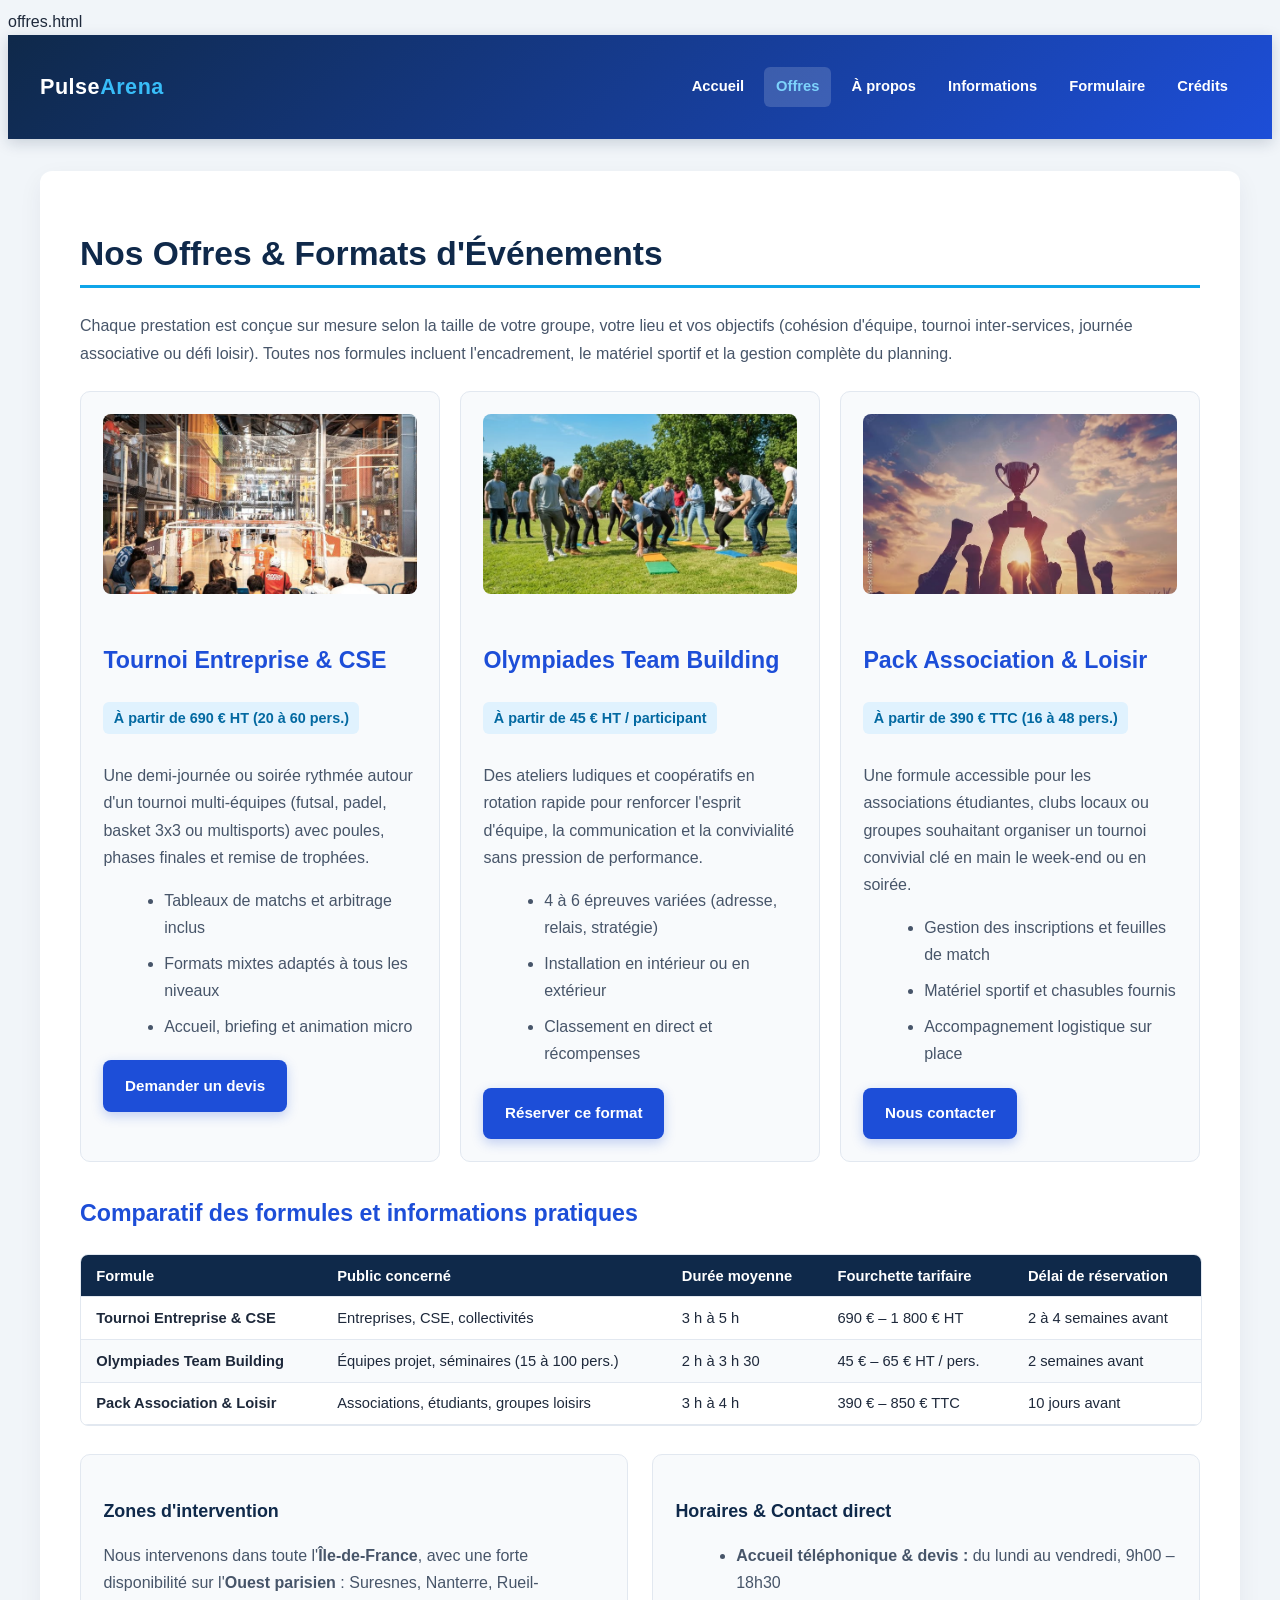
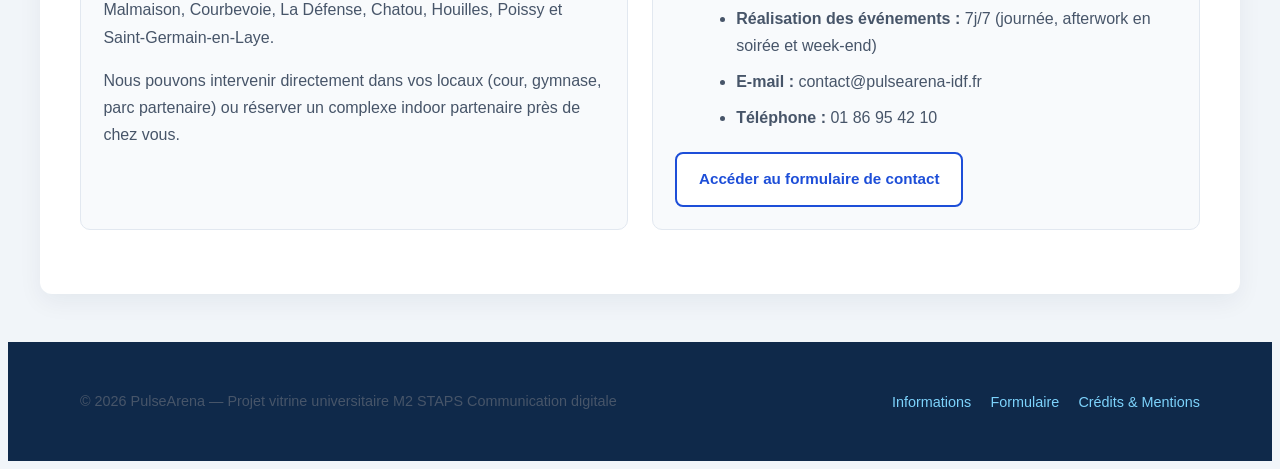
<file: offres.html>
offres.html

<!DOCTYPE html>
<html lang="fr">
<head>
    <meta charset="UTF-8">
    <meta name="viewport" content="width=device-width, initial-scale=1.0">
    <title>Nos Offres & Tarifs — PulseArena</title>
    <link rel="stylesheet" href="style.css">
</head>
<body>
    <header>
        <div class="nav-container">
            <a href="index.html" class="logo">Pulse<span>Arena</span></a>
            <nav aria-label="Navigation principale">
                <ul>
                    <li><a href="index.html">Accueil</a></li>
                    <li><a href="offres.html" class="active">Offres</a></li>
                    <li><a href="a-propos.html">À propos</a></li>
                    <li><a href="informations.html">Informations</a></li>
                    <li><a href="formulaire.html">Formulaire</a></li>
                    <li><a href="credits.html">Crédits</a></li>
                </ul>
            </nav>
        </div>
    </header>

    <main>
        <h1 class="page-title">Nos Offres &amp; Formats d'Événements</h1>
        <p>
            Chaque prestation est conçue sur mesure selon la taille de votre groupe, votre lieu et vos objectifs (cohésion d'équipe, tournoi inter-services, journée associative ou défi loisir). Toutes nos formules incluent l'encadrement, le matériel sportif et la gestion complète du planning.
        </p>

        <section class="grid-3">
            <article class="card">
                <img src="images/offre-tournoi.jpg" alt="Tournoi sportif inter-équipes organisé en salle" class="photo-bas">
                <h2>Tournoi Entreprise &amp; CSE</h2>
                <span class="price-tag">À partir de 690 € HT (20 à 60 pers.)</span>
                <p>
                    Une demi-journée ou soirée rythmée autour d'un tournoi multi-équipes (futsal, padel, basket 3x3 ou multisports) avec poules, phases finales et remise de trophées.
                </p>
                <ul class="styled-list">
                    <li>Tableaux de matchs et arbitrage inclus</li>
                    <li>Formats mixtes adaptés à tous les niveaux</li>
                    <li>Accueil, briefing et animation micro</li>
                </ul>
                <a href="formulaire.html" class="btn btn-primary">Demander un devis</a>
            </article>

            <article class="card">
                <img src="images/offre-teambuilding.jpg" alt="Participants lors d'un défi sportif collaboratif en équipe">
                <h2>Olympiades Team Building</h2>
                <span class="price-tag">À partir de 45 € HT / participant</span>
                <p>
                    Des ateliers ludiques et coopératifs en rotation rapide pour renforcer l'esprit d'équipe, la communication et la convivialité sans pression de performance.
                </p>
                <ul class="styled-list">
                    <li>4 à 6 épreuves variées (adresse, relais, stratégie)</li>
                    <li>Installation en intérieur ou en extérieur</li>
                    <li>Classement en direct et récompenses</li>
                </ul>
                <a href="formulaire.html" class="btn btn-primary">Réserver ce format</a>
            </article>

            <article class="card">
                <img src="images/offre-asso.jpg" alt="Équipe associative sur un terrain lors d'un événement loisir" class="photo-haut">
                <h2>Pack Association &amp; Loisir</h2>
                <span class="price-tag">À partir de 390 € TTC (16 à 48 pers.)</span>
                <p>
                    Une formule accessible pour les associations étudiantes, clubs locaux ou groupes souhaitant organiser un tournoi convivial clé en main le week-end ou en soirée.
                </p>
                <ul class="styled-list">
                    <li>Gestion des inscriptions et feuilles de match</li>
                    <li>Matériel sportif et chasubles fournis</li>
                    <li>Accompagnement logistique sur place</li>
                </ul>
                <a href="formulaire.html" class="btn btn-primary">Nous contacter</a>
            </article>
        </section>

        <section>
            <h2>Comparatif des formules et informations pratiques</h2>
            <div class="table-wrap">
                <table>
                    <thead>
                        <tr>
                            <th>Formule</th>
                            <th>Public concerné</th>
                            <th>Durée moyenne</th>
                            <th>Fourchette tarifaire</th>
                            <th>Délai de réservation</th>
                        </tr>
                    </thead>
                    <tbody>
                        <tr>
                            <td><strong>Tournoi Entreprise &amp; CSE</strong></td>
                            <td>Entreprises, CSE, collectivités</td>
                            <td>3 h à 5 h</td>
                            <td>690 € – 1 800 € HT</td>
                            <td>2 à 4 semaines avant</td>
                        </tr>
                        <tr>
                            <td><strong>Olympiades Team Building</strong></td>
                            <td>Équipes projet, séminaires (15 à 100 pers.)</td>
                            <td>2 h à 3 h 30</td>
                            <td>45 € – 65 € HT / pers.</td>
                            <td>2 semaines avant</td>
                        </tr>
                        <tr>
                            <td><strong>Pack Association &amp; Loisir</strong></td>
                            <td>Associations, étudiants, groupes loisirs</td>
                            <td>3 h à 4 h</td>
                            <td>390 € – 850 € TTC</td>
                            <td>10 jours avant</td>
                        </tr>
                    </tbody>
                </table>
            </div>
        </section>

        <section class="grid-2">
            <div class="card">
                <h3>Zones d'intervention</h3>
                <p>
                    Nous intervenons dans toute l'<strong>Île-de-France</strong>, avec une forte disponibilité sur l'<strong>Ouest parisien</strong> : Suresnes, Nanterre, Rueil-Malmaison, Courbevoie, La Défense, Chatou, Houilles, Poissy et Saint-Germain-en-Laye.
                </p>
                <p>
                    Nous pouvons intervenir directement dans vos locaux (cour, gymnase, parc partenaire) ou réserver un complexe indoor partenaire près de chez vous.
                </p>
            </div>
            <div class="card">
                <h3>Horaires &amp; Contact direct</h3>
                <ul class="styled-list">
                    <li><strong>Accueil téléphonique &amp; devis :</strong> du lundi au vendredi, 9h00 – 18h30</li>
                    <li><strong>Réalisation des événements :</strong> 7j/7 (journée, afterwork en soirée et week-end)</li>
                    <li><strong>E-mail :</strong> contact@pulsearena-idf.fr</li>
                    <li><strong>Téléphone :</strong> 01 86 95 42 10</li>
                </ul>
                <a href="formulaire.html" class="btn btn-secondary">Accéder au formulaire de contact</a>
            </div>
        </section>
    </main>

    <footer>
        <div class="footer-inner">
            <p>© 2026 PulseArena — Projet vitrine universitaire M2 STAPS Communication digitale</p>
            <div class="footer-links">
                <a href="informations.html">Informations</a>
                <a href="formulaire.html">Formulaire</a>
                <a href="credits.html">Crédits &amp; Mentions</a>
            </div>
        </div>
    </footer>
</body>
</html>
</file>
<file: style.css>
style.css

/* style.css - Feuille de style externe PulseArena (Desktop + Mobile) */
* {
    margin: 0;
    padding: 0;
    box-sizing: border-box;
}

:root {
    --primary: #0f294a;
    --secondary: #1d4ed8;
    --accent: #0ea5e9;
    --accent-hover: #0284c7;
    --bg-page: #f1f5f9;
    --bg-card: #ffffff;
    --bg-soft: #f8fafc;
    --text-main: #1e293b;
    --text-muted: #475569;
    --border-color: #cbd5e1;
}

body {
    font-family: 'Segoe UI', Roboto, Helvetica, Arial, sans-serif;
    line-height: 1.7;
    color: var(--text-main);
    background-color: var(--bg-page);
}

/* En-tête et navigation */
header {
    background: linear-gradient(135deg, var(--primary), var(--secondary));
    color: #ffffff;
    position: sticky;
    top: 0;
    z-index: 1000;
    box-shadow: 0 4px 14px rgba(15, 41, 74, 0.18);
}

.nav-container {
    max-width: 1200px;
    margin: 0 auto;
    padding: 1rem 1.5rem;
    display: flex;
    justify-content: space-between;
    align-items: center;
    gap: 1rem;
    flex-wrap: wrap;
}

.logo {
    font-size: 1.35rem;
    font-weight: 800;
    letter-spacing: 0.5px;
    color: #ffffff;
    text-decoration: none;
}

.logo span {
    color: #38bdf8;
}

nav ul {
    list-style: none;
    display: flex;
    align-items: center;
    gap: 0.5rem;
    flex-wrap: wrap;
}

nav ul li a {
    color: #ffffff;
    text-decoration: none;
    font-weight: 600;
    font-size: 0.92rem;
    padding: 0.45rem 0.75rem;
    border-radius: 6px;
    transition: background-color 0.25s ease, color 0.25s ease;
    display: inline-block;
}

nav ul li a:hover,
nav ul li a.active {
    background-color: rgba(255, 255, 255, 0.16);
    color: #7dd3fc;
}

/* Zone principale */
main {
    max-width: 1120px;
    margin: 2rem auto;
    background-color: var(--bg-card);
    padding: 2.5rem;
    border-radius: 12px;
    box-shadow: 0 8px 24px rgba(15, 41, 74, 0.06);
}

/* Hero / Bannière d'accueil */
.hero {
    display: grid;
    grid-template-columns: 1.15fr 0.85fr;
    gap: 2rem;
    align-items: center;
    background: linear-gradient(135deg, #eff6ff, #f0f9ff);
    border: 1px solid #dbeafe;
    border-radius: 12px;
    padding: 2rem;
    margin-bottom: 2.5rem;
}

.hero-badge {
    display: inline-block;
    background-color: #dbeafe;
    color: var(--secondary);
    font-weight: 700;
    font-size: 0.8rem;
    text-transform: uppercase;
    letter-spacing: 0.6px;
    padding: 0.3rem 0.75rem;
    border-radius: 999px;
    margin-bottom: 0.8rem;
}

.hero img {
    width: 100%;
    height: 290px;
    object-fit: cover;
    border-radius: 10px;
    box-shadow: 0 6px 18px rgba(15, 41, 74, 0.12);
}

/* Typographie */
h1 {
    font-size: 2.1rem;
    line-height: 1.25;
    color: var(--primary);
    margin-bottom: 1rem;
}

.page-title {
    border-bottom: 3px solid var(--accent);
    padding-bottom: 0.65rem;
    margin-bottom: 1.5rem;
}

h2 {
    font-size: 1.45rem;
    color: var(--secondary);
    margin-top: 2rem;
    margin-bottom: 0.85rem;
}

h3 {
    font-size: 1.12rem;
    color: var(--primary);
    margin-bottom: 0.5rem;
}

p {
    margin-bottom: 1rem;
    color: var(--text-muted);
}

/* Boutons d'appel à l'action (CTA) */
.cta-group {
    display: flex;
    flex-wrap: wrap;
    gap: 0.9rem;
    margin-top: 1.25rem;
}

.btn {
    display: inline-block;
    text-decoration: none;
    font-weight: 700;
    font-size: 0.95rem;
    padding: 0.8rem 1.35rem;
    border-radius: 8px;
    transition: transform 0.2s ease, background-color 0.2s ease, box-shadow 0.2s ease;
    cursor: pointer;
    border: none;
}

.btn:hover {
    transform: translateY(-1px);
}

.btn-primary {
    background-color: var(--secondary);
    color: #ffffff;
    box-shadow: 0 4px 12px rgba(29, 78, 216, 0.25);
}

.btn-primary:hover {
    background-color: var(--primary);
}

.btn-secondary {
    background-color: #ffffff;
    color: var(--secondary);
    border: 2px solid var(--secondary);
}

.btn-secondary:hover {
    background-color: #eff6ff;
}

/* Grilles et cartes */
.grid-2 {
    display: grid;
    grid-template-columns: repeat(2, 1fr);
    gap: 1.5rem;
    margin: 1.5rem 0;
}

.grid-3 {
    display: grid;
    grid-template-columns: repeat(3, 1fr);
    gap: 1.25rem;
    margin: 1.5rem 0;
}

.card {
    background-color: var(--bg-soft);
    border: 1px solid #e2e8f0;
    border-radius: 10px;
    padding: 1.4rem;
}

.card img {
    width: 100%;
    height: 180px;
    object-fit: cover;
    border-radius: 8px;
    margin-bottom: 0.9rem;
}
.card img.photo-haut {
    object-position: center 20%;
}

.card img.photo-bas {
    object-position: center 75%;
}

.price-tag {
    display: inline-block;
    background-color: #e0f2fe;
    color: #0369a1;
    font-weight: 700;
    padding: 0.25rem 0.65rem;
    border-radius: 6px;
    font-size: 0.9rem;
    margin: 0.5rem 0 0.75rem;
}

.callout {
    background-color: #f0f9ff;
    border-left: 4px solid var(--accent);
    padding: 1.25rem 1.5rem;
    border-radius: 0 8px 8px 0;
    margin: 1.5rem 0;
}

ul.styled-list {
    margin-left: 1.3rem;
    margin-bottom: 1.25rem;
}

ul.styled-list li {
    margin-bottom: 0.55rem;
    color: var(--text-muted);
}

/* Tableaux responsives */
.table-wrap {
    width: 100%;
    overflow-x: auto;
    margin: 1.25rem 0 1.75rem;
    border: 1px solid #e2e8f0;
    border-radius: 8px;
}

table {
    width: 100%;
    border-collapse: collapse;
    min-width: 640px;
    font-size: 0.92rem;
}

th, td {
    padding: 0.8rem 0.95rem;
    text-align: left;
    border-bottom: 1px solid #e2e8f0;
    vertical-align: top;
}

th {
    background-color: var(--primary);
    color: #ffffff;
    font-weight: 700;
}

tr:nth-child(even) td {
    background-color: #f8fafc;
}

/* FAQ / Détails */
details {
    background-color: var(--bg-soft);
    border: 1px solid #e2e8f0;
    border-radius: 8px;
    padding: 0.9rem 1.15rem;
    margin-bottom: 0.85rem;
}

summary {
    font-weight: 700;
    color: var(--primary);
    cursor: pointer;
}

details p {
    margin-top: 0.65rem;
    margin-bottom: 0;
}

/* Pied de page */
footer {
    background-color: var(--primary);
    color: #cbd5e1;
    padding: 2rem 1.5rem;
    margin-top: 3rem;
}

.footer-inner {
    max-width: 1120px;
    margin: 0 auto;
    display: flex;
    justify-content: space-between;
    align-items: center;
    gap: 1rem;
    flex-wrap: wrap;
    font-size: 0.9rem;
}

.footer-links {
    display: flex;
    gap: 1.2rem;
    flex-wrap: wrap;
}

.footer-links a {
    color: #7dd3fc;
    text-decoration: none;
}

.footer-links a:hover {
    text-decoration: underline;
}

/* Media queries - Tablettes et Smartphones */
@media (max-width: 900px) {
    .hero,
    .grid-3 {
        grid-template-columns: 1fr;
    }

    main {
        padding: 1.6rem;
        margin: 1.2rem 0.8rem;
    }
}

@media (max-width: 680px) {
    .grid-2 {
        grid-template-columns: 1fr;
    }

    .nav-container {
        flex-direction: column;
        align-items: flex-start;
    }

    nav ul {
        gap: 0.35rem;
    }

    nav ul li a {
        font-size: 0.85rem;
        padding: 0.4rem 0.6rem;
    }

    h1 {
        font-size: 1.7rem;
    }
}
</file>
